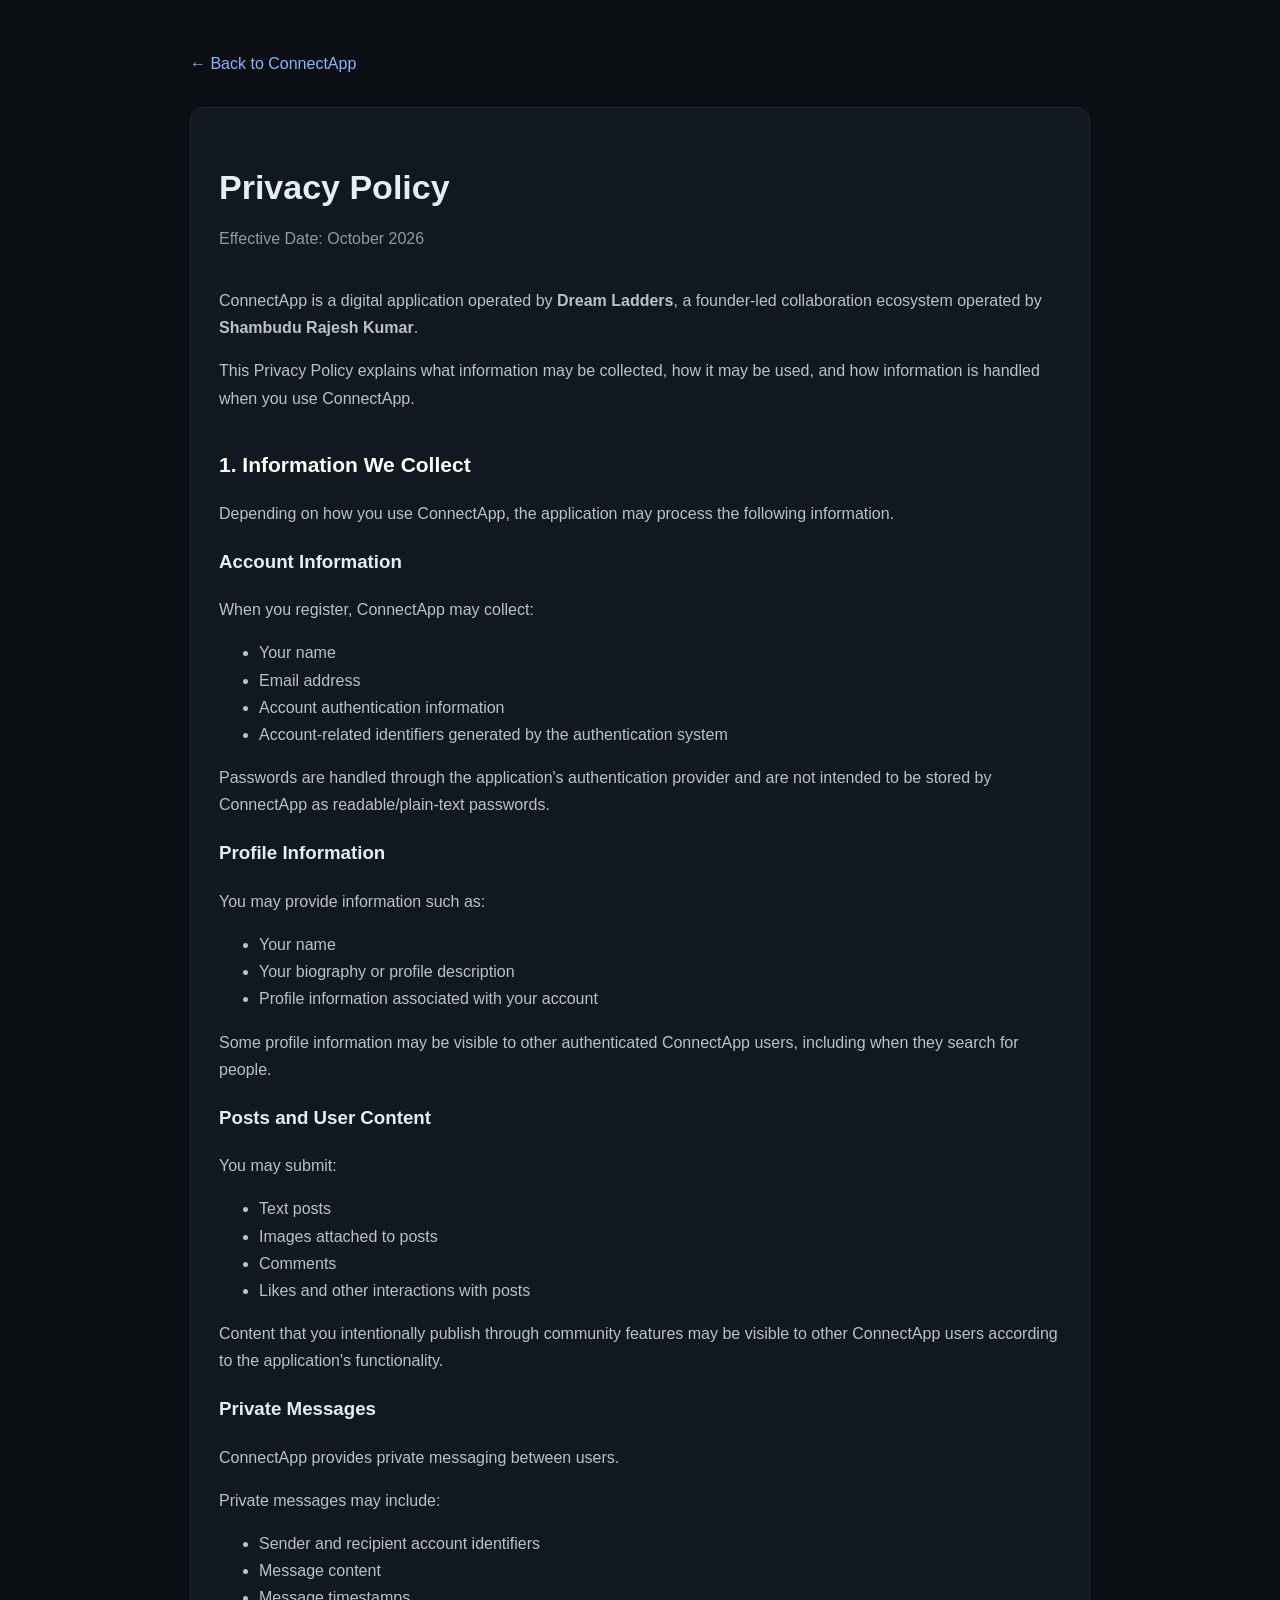
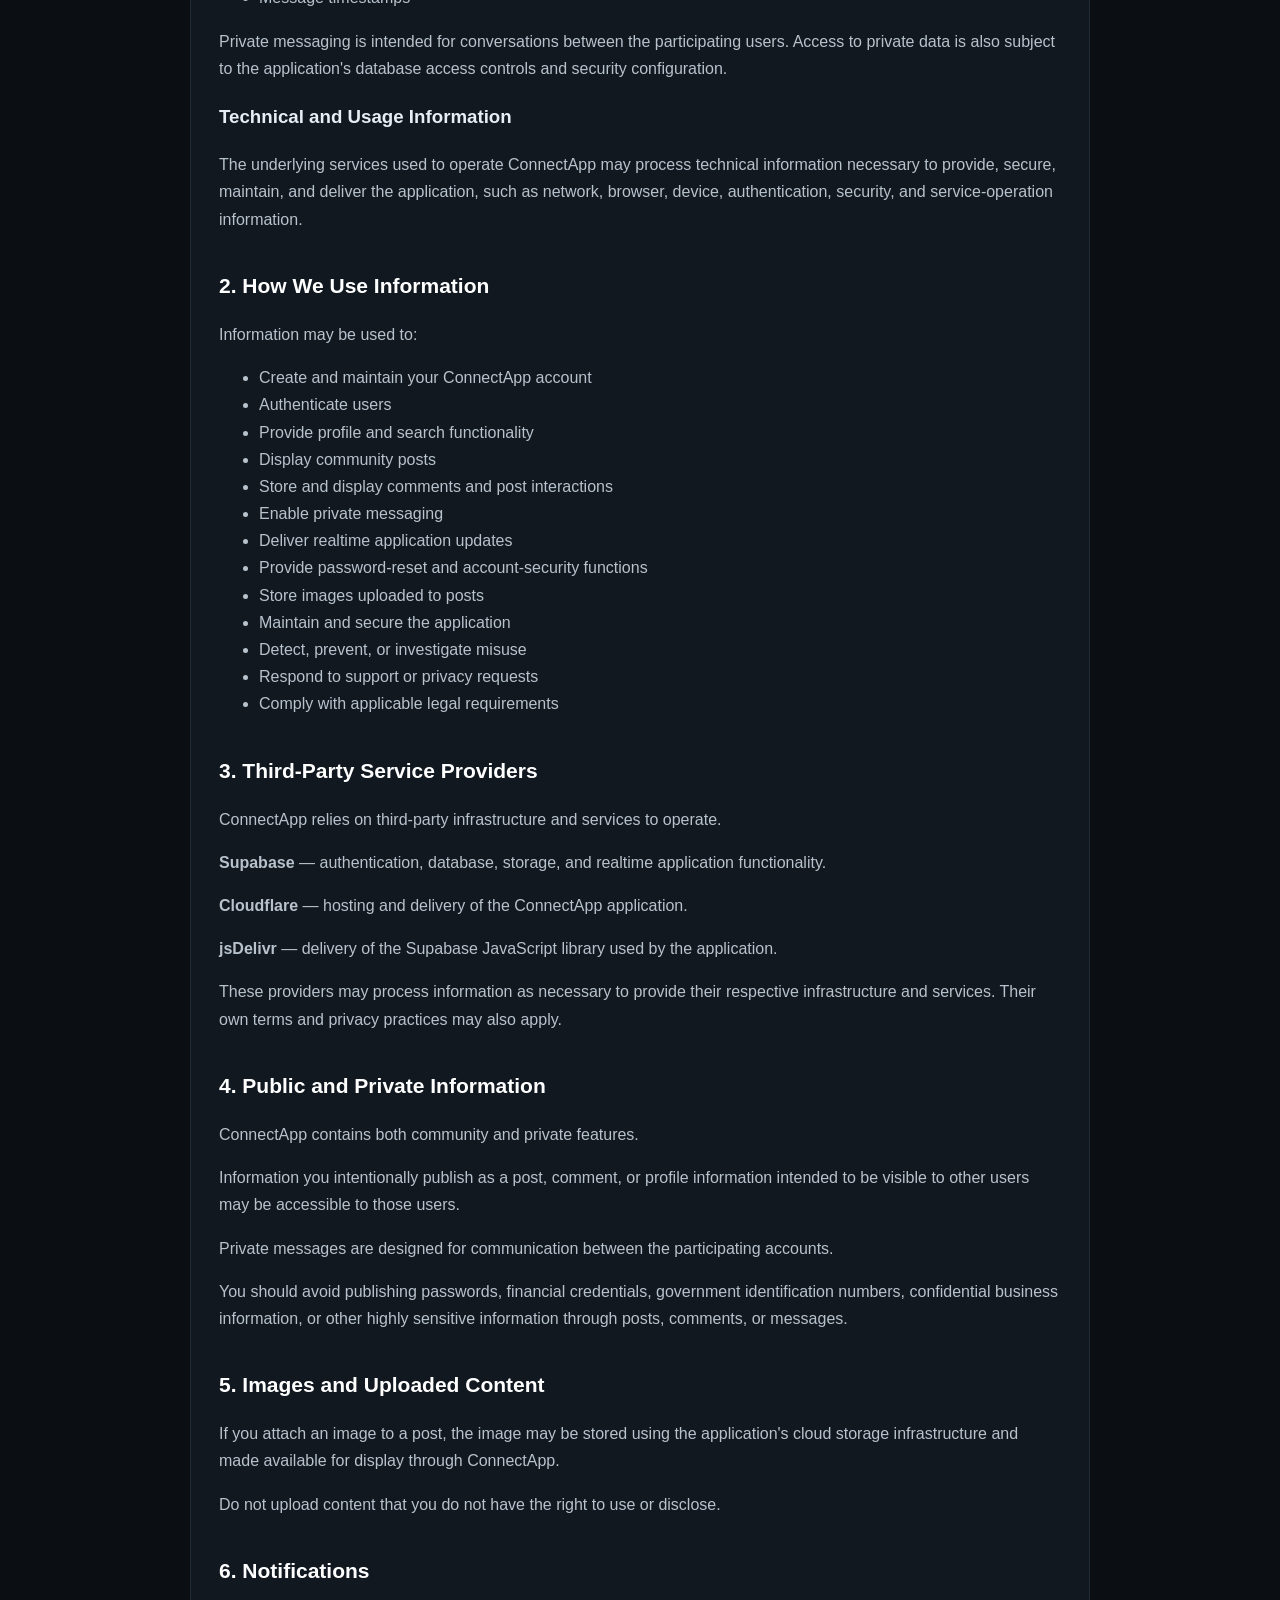
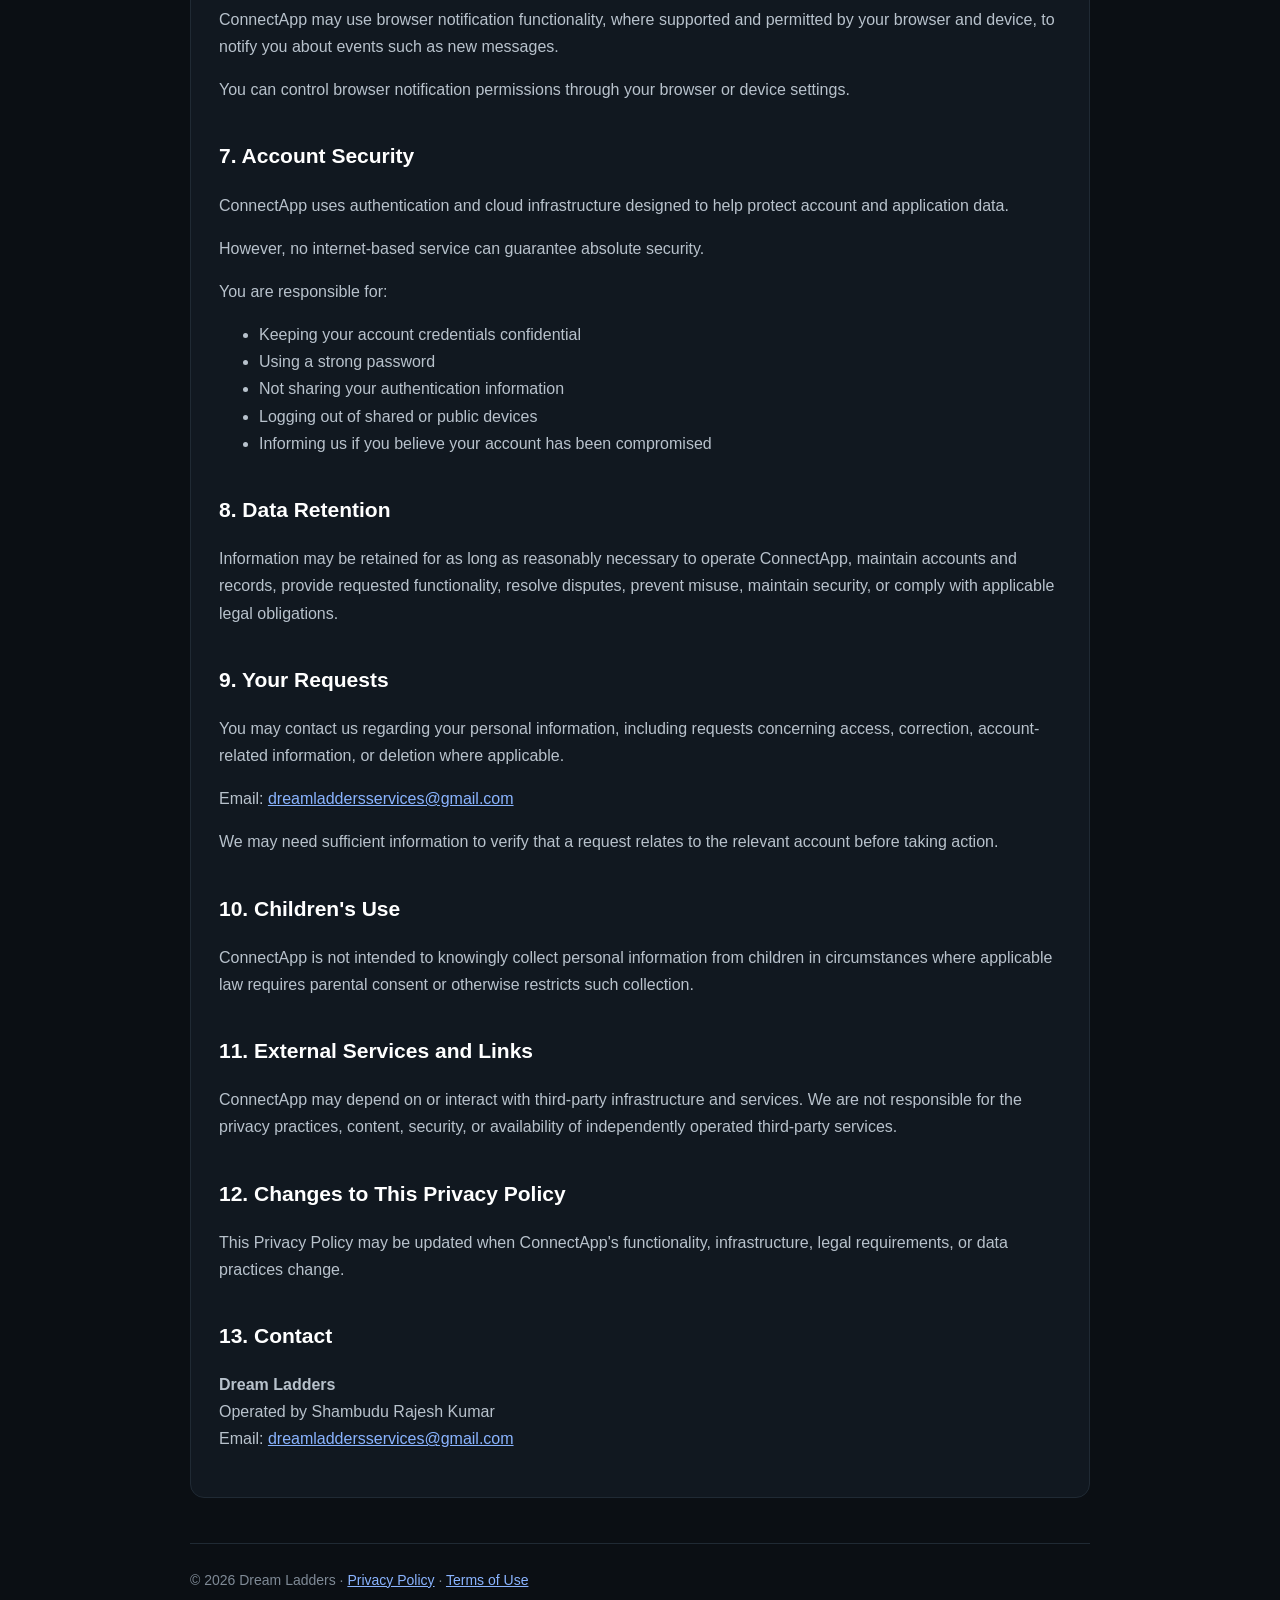
<file: privacy.html>
<!DOCTYPE html><html lang="en">
<head>
  <meta charset="UTF-8">
  <meta name="viewport" content="width=device-width, initial-scale=1.0">  <title>Privacy Policy | ConnectApp</title>
  <meta name="description" content="ConnectApp Privacy Policy">  <style>
    * {
      box-sizing: border-box;
    }

    body {
      margin: 0;
      font-family: Arial, sans-serif;
      background: #0b0f14;
      color: #e6edf3;
      line-height: 1.7;
    }

    .container {
      width: min(900px, calc(100% - 32px));
      margin: 0 auto;
      padding: 50px 0 70px;
    }

    .back {
      display: inline-block;
      margin-bottom: 30px;
      color: #8ab4ff;
      text-decoration: none;
    }

    .back:hover {
      text-decoration: underline;
    }

    h1 {
      margin-bottom: 8px;
      font-size: 34px;
    }

    h2 {
      margin-top: 35px;
      font-size: 21px;
      color: #ffffff;
    }

    p, li {
      color: #b8c2cc;
    }

    .effective {
      color: #8f9aa6;
      margin-bottom: 35px;
    }

    .card {
      background: #111820;
      border: 1px solid #202a34;
      border-radius: 14px;
      padding: 28px;
    }

    a {
      color: #8ab4ff;
    }

    footer {
      margin-top: 45px;
      padding-top: 25px;
      border-top: 1px solid #202a34;
      color: #7f8a96;
      font-size: 14px;
    }
  </style></head><body><div class="container"><a class="back" href="index.html">← Back to ConnectApp</a>

  <div class="card"><h1>Privacy Policy</h1>
<div class="effective">Effective Date: October 2026</div>

<p>
  ConnectApp is a digital application operated by
  <strong>Dream Ladders</strong>, a founder-led collaboration ecosystem
  operated by <strong>Shambudu Rajesh Kumar</strong>.
</p>

<p>
  This Privacy Policy explains what information may be collected,
  how it may be used, and how information is handled when you use
  ConnectApp.
</p>

<h2>1. Information We Collect</h2>

<p>Depending on how you use ConnectApp, the application may process the following information.</p>

<h3>Account Information</h3>

<p>When you register, ConnectApp may collect:</p>

<ul>
  <li>Your name</li>
  <li>Email address</li>
  <li>Account authentication information</li>
  <li>Account-related identifiers generated by the authentication system</li>
</ul>

<p>
  Passwords are handled through the application's authentication provider
  and are not intended to be stored by ConnectApp as readable/plain-text
  passwords.
</p>

<h3>Profile Information</h3>

<p>You may provide information such as:</p>

<ul>
  <li>Your name</li>
  <li>Your biography or profile description</li>
  <li>Profile information associated with your account</li>
</ul>

<p>
  Some profile information may be visible to other authenticated
  ConnectApp users, including when they search for people.
</p>

<h3>Posts and User Content</h3>

<p>You may submit:</p>

<ul>
  <li>Text posts</li>
  <li>Images attached to posts</li>
  <li>Comments</li>
  <li>Likes and other interactions with posts</li>
</ul>

<p>
  Content that you intentionally publish through community features
  may be visible to other ConnectApp users according to the application's
  functionality.
</p>

<h3>Private Messages</h3>

<p>
  ConnectApp provides private messaging between users.
</p>

<p>Private messages may include:</p>

<ul>
  <li>Sender and recipient account identifiers</li>
  <li>Message content</li>
  <li>Message timestamps</li>
</ul>

<p>
  Private messaging is intended for conversations between the participating
  users. Access to private data is also subject to the application's
  database access controls and security configuration.
</p>

<h3>Technical and Usage Information</h3>

<p>
  The underlying services used to operate ConnectApp may process technical
  information necessary to provide, secure, maintain, and deliver the
  application, such as network, browser, device, authentication, security,
  and service-operation information.
</p>

<h2>2. How We Use Information</h2>

<p>Information may be used to:</p>

<ul>
  <li>Create and maintain your ConnectApp account</li>
  <li>Authenticate users</li>
  <li>Provide profile and search functionality</li>
  <li>Display community posts</li>
  <li>Store and display comments and post interactions</li>
  <li>Enable private messaging</li>
  <li>Deliver realtime application updates</li>
  <li>Provide password-reset and account-security functions</li>
  <li>Store images uploaded to posts</li>
  <li>Maintain and secure the application</li>
  <li>Detect, prevent, or investigate misuse</li>
  <li>Respond to support or privacy requests</li>
  <li>Comply with applicable legal requirements</li>
</ul>

<h2>3. Third-Party Service Providers</h2>

<p>
  ConnectApp relies on third-party infrastructure and services to operate.
</p>

<p><strong>Supabase</strong> — authentication, database, storage,
  and realtime application functionality.</p>

<p><strong>Cloudflare</strong> — hosting and delivery of the
  ConnectApp application.</p>

<p><strong>jsDelivr</strong> — delivery of the Supabase JavaScript
  library used by the application.</p>

<p>
  These providers may process information as necessary to provide their
  respective infrastructure and services. Their own terms and privacy
  practices may also apply.
</p>

<h2>4. Public and Private Information</h2>

<p>
  ConnectApp contains both community and private features.
</p>

<p>
  Information you intentionally publish as a post, comment, or profile
  information intended to be visible to other users may be accessible
  to those users.
</p>

<p>
  Private messages are designed for communication between the participating
  accounts.
</p>

<p>
  You should avoid publishing passwords, financial credentials, government
  identification numbers, confidential business information, or other
  highly sensitive information through posts, comments, or messages.
</p>

<h2>5. Images and Uploaded Content</h2>

<p>
  If you attach an image to a post, the image may be stored using the
  application's cloud storage infrastructure and made available for
  display through ConnectApp.
</p>

<p>
  Do not upload content that you do not have the right to use or disclose.
</p>

<h2>6. Notifications</h2>

<p>
  ConnectApp may use browser notification functionality, where supported
  and permitted by your browser and device, to notify you about events
  such as new messages.
</p>

<p>
  You can control browser notification permissions through your browser
  or device settings.
</p>

<h2>7. Account Security</h2>

<p>
  ConnectApp uses authentication and cloud infrastructure designed to help
  protect account and application data.
</p>

<p>
  However, no internet-based service can guarantee absolute security.
</p>

<p>You are responsible for:</p>

<ul>
  <li>Keeping your account credentials confidential</li>
  <li>Using a strong password</li>
  <li>Not sharing your authentication information</li>
  <li>Logging out of shared or public devices</li>
  <li>Informing us if you believe your account has been compromised</li>
</ul>

<h2>8. Data Retention</h2>

<p>
  Information may be retained for as long as reasonably necessary to
  operate ConnectApp, maintain accounts and records, provide requested
  functionality, resolve disputes, prevent misuse, maintain security,
  or comply with applicable legal obligations.
</p>

<h2>9. Your Requests</h2>

<p>
  You may contact us regarding your personal information, including
  requests concerning access, correction, account-related information,
  or deletion where applicable.
</p>

<p>
  Email:
  <a href="mailto:dreamladdersservices@gmail.com">
    dreamladdersservices@gmail.com
  </a>
</p>

<p>
  We may need sufficient information to verify that a request relates
  to the relevant account before taking action.
</p>

<h2>10. Children's Use</h2>

<p>
  ConnectApp is not intended to knowingly collect personal information
  from children in circumstances where applicable law requires parental
  consent or otherwise restricts such collection.
</p>

<h2>11. External Services and Links</h2>

<p>
  ConnectApp may depend on or interact with third-party infrastructure
  and services. We are not responsible for the privacy practices,
  content, security, or availability of independently operated
  third-party services.
</p>

<h2>12. Changes to This Privacy Policy</h2>

<p>
  This Privacy Policy may be updated when ConnectApp's functionality,
  infrastructure, legal requirements, or data practices change.
</p>

<h2>13. Contact</h2>

<p>
  <strong>Dream Ladders</strong><br>
  Operated by Shambudu Rajesh Kumar<br>
  Email:
  <a href="mailto:dreamladdersservices@gmail.com">
    dreamladdersservices@gmail.com
  </a>
</p>

  </div>  <footer>
    © 2026 Dream Ladders ·
    <a href="privacy.html">Privacy Policy</a> ·
    <a href="terms.html">Terms of Use</a>
  </footer></div></body>
</html>
</file>
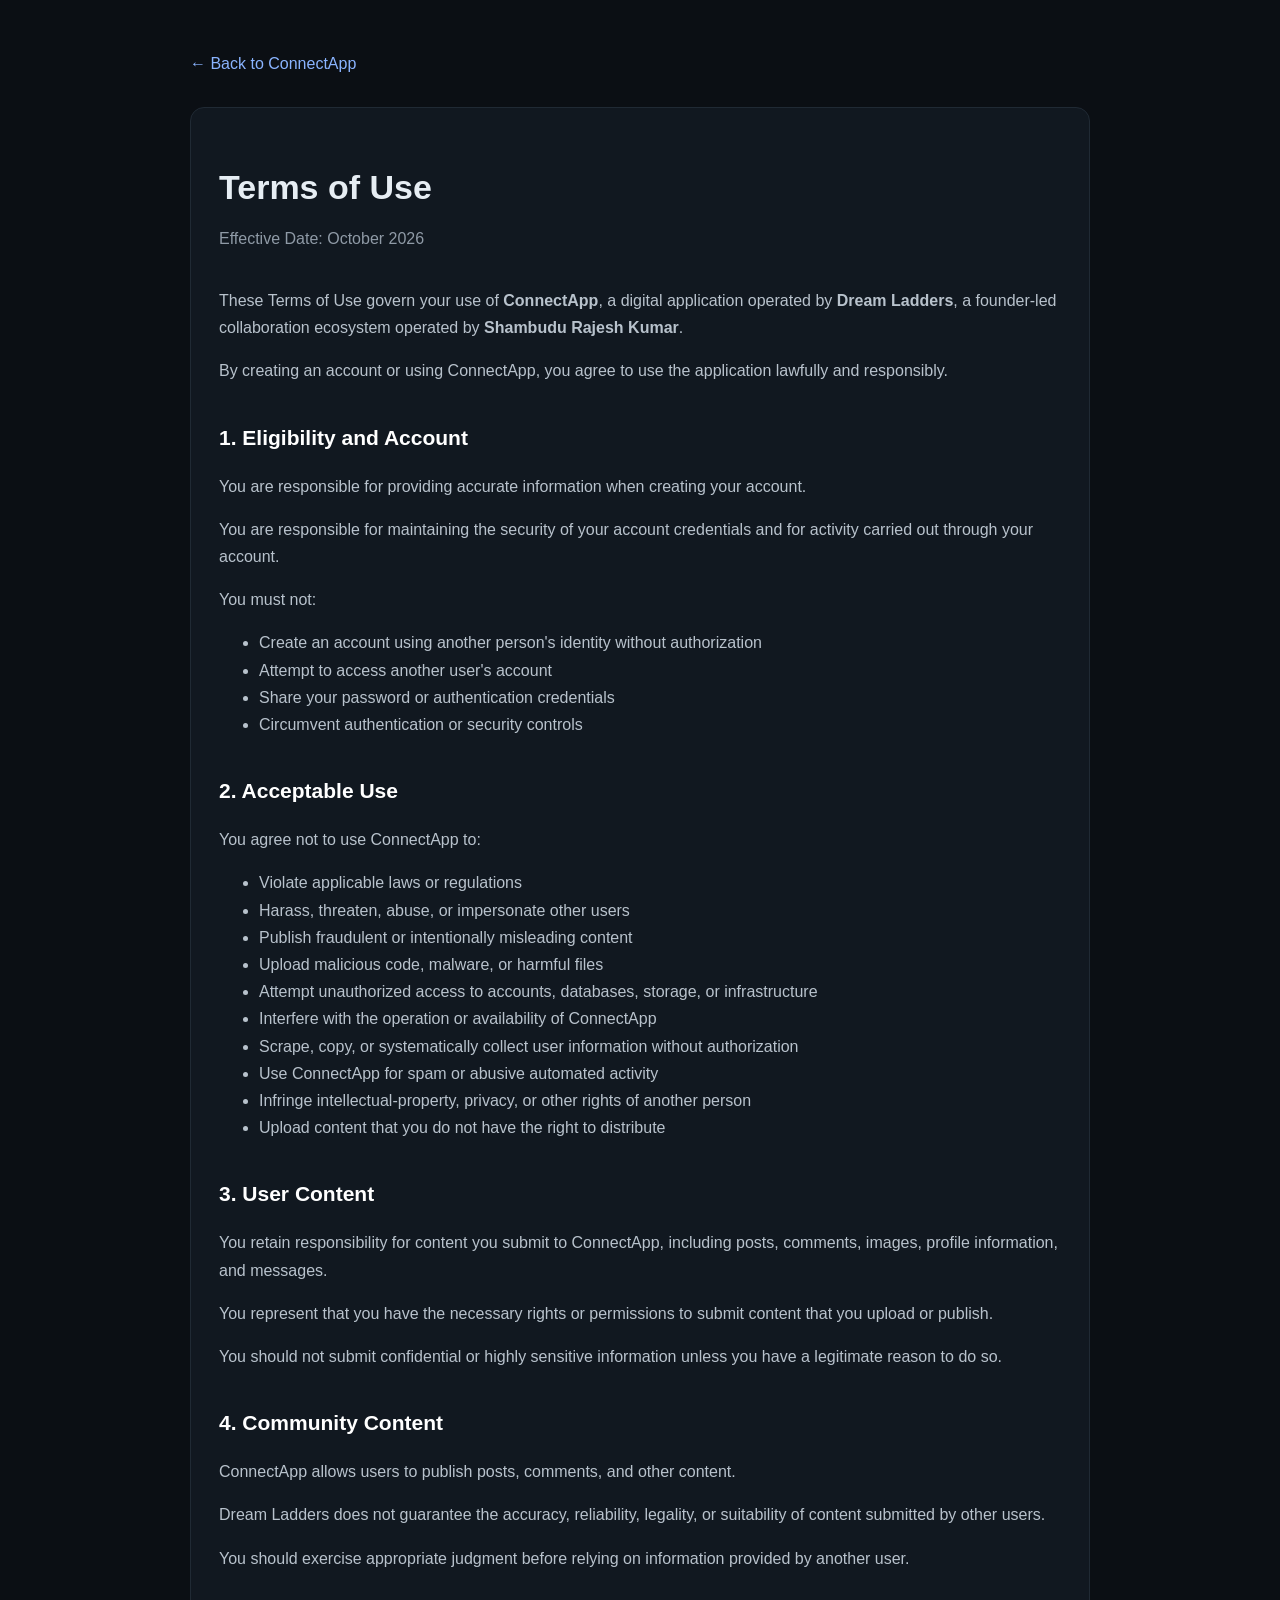
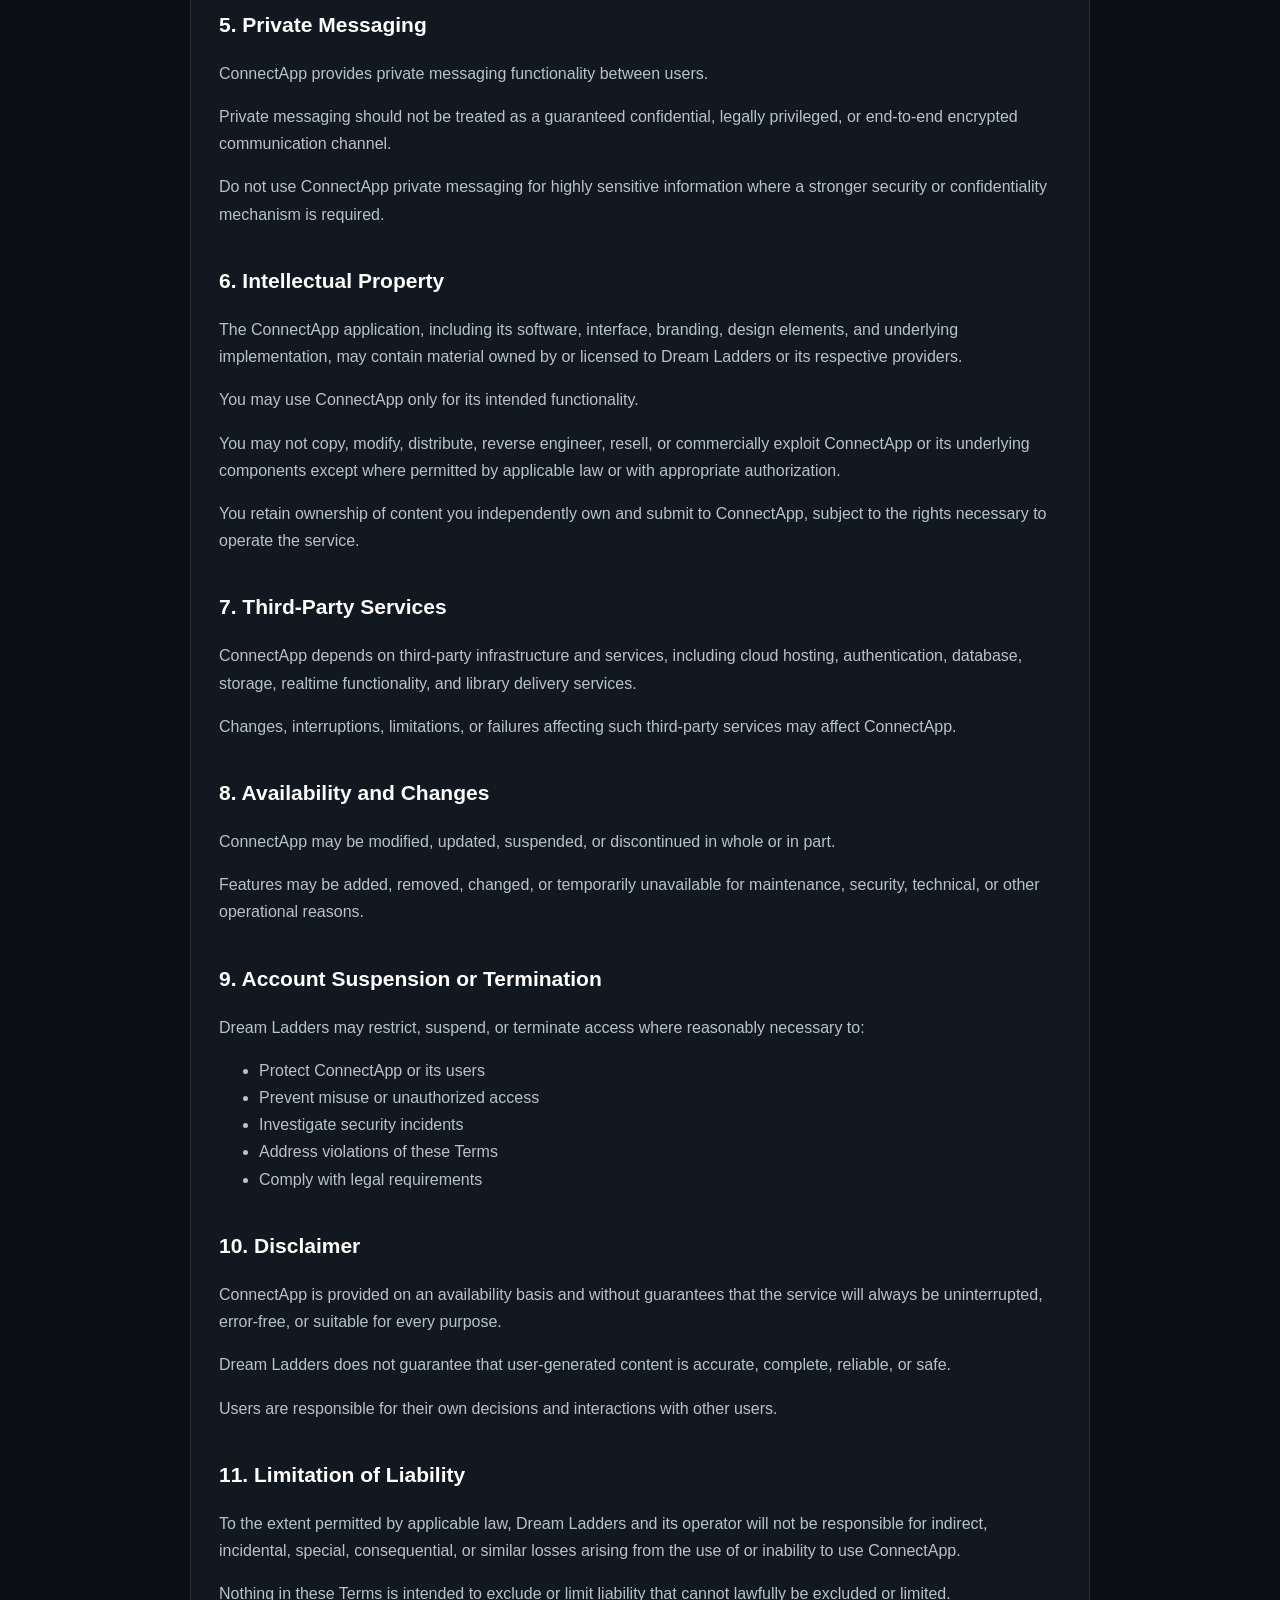
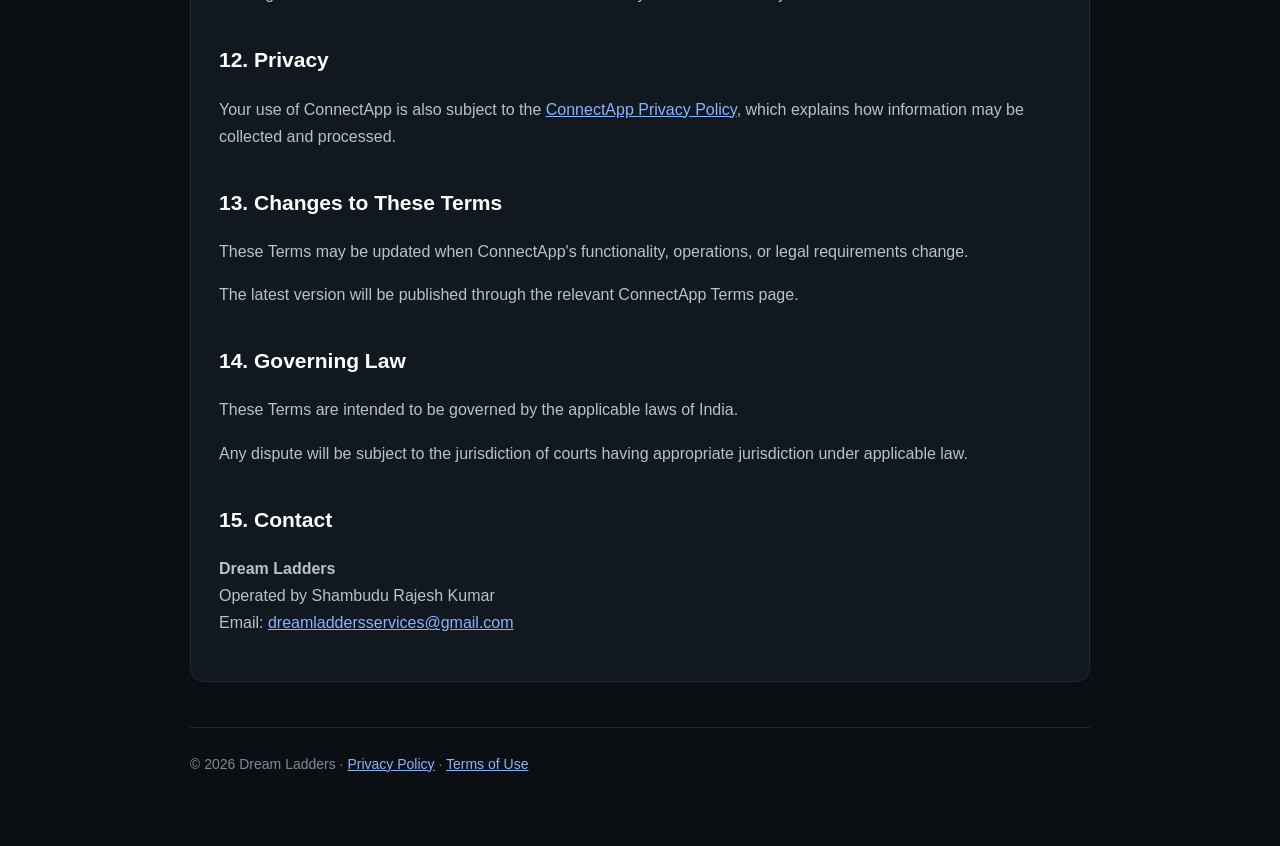
<file: terms.html>
<!DOCTYPE html><html lang="en">
<head>
  <meta charset="UTF-8">
  <meta name="viewport" content="width=device-width, initial-scale=1.0">  <title>Terms of Use | ConnectApp</title>
  <meta name="description" content="ConnectApp Terms of Use">  <style>
    * {
      box-sizing: border-box;
    }

    body {
      margin: 0;
      font-family: Arial, sans-serif;
      background: #0b0f14;
      color: #e6edf3;
      line-height: 1.7;
    }

    .container {
      width: min(900px, calc(100% - 32px));
      margin: 0 auto;
      padding: 50px 0 70px;
    }

    .back {
      display: inline-block;
      margin-bottom: 30px;
      color: #8ab4ff;
      text-decoration: none;
    }

    .back:hover {
      text-decoration: underline;
    }

    h1 {
      margin-bottom: 8px;
      font-size: 34px;
    }

    h2 {
      margin-top: 35px;
      font-size: 21px;
      color: #ffffff;
    }

    p, li {
      color: #b8c2cc;
    }

    .effective {
      color: #8f9aa6;
      margin-bottom: 35px;
    }

    .card {
      background: #111820;
      border: 1px solid #202a34;
      border-radius: 14px;
      padding: 28px;
    }

    a {
      color: #8ab4ff;
    }

    footer {
      margin-top: 45px;
      padding-top: 25px;
      border-top: 1px solid #202a34;
      color: #7f8a96;
      font-size: 14px;
    }
  </style></head><body><div class="container"><a class="back" href="index.html">← Back to ConnectApp</a>

  <div class="card"><h1>Terms of Use</h1>
<div class="effective">Effective Date: October 2026</div>

<p>
  These Terms of Use govern your use of <strong>ConnectApp</strong>,
  a digital application operated by <strong>Dream Ladders</strong>,
  a founder-led collaboration ecosystem operated by
  <strong>Shambudu Rajesh Kumar</strong>.
</p>

<p>
  By creating an account or using ConnectApp, you agree to use the
  application lawfully and responsibly.
</p>

<h2>1. Eligibility and Account</h2>

<p>
  You are responsible for providing accurate information when creating
  your account.
</p>

<p>
  You are responsible for maintaining the security of your account
  credentials and for activity carried out through your account.
</p>

<p>You must not:</p>

<ul>
  <li>Create an account using another person's identity without authorization</li>
  <li>Attempt to access another user's account</li>
  <li>Share your password or authentication credentials</li>
  <li>Circumvent authentication or security controls</li>
</ul>

<h2>2. Acceptable Use</h2>

<p>You agree not to use ConnectApp to:</p>

<ul>
  <li>Violate applicable laws or regulations</li>
  <li>Harass, threaten, abuse, or impersonate other users</li>
  <li>Publish fraudulent or intentionally misleading content</li>
  <li>Upload malicious code, malware, or harmful files</li>
  <li>Attempt unauthorized access to accounts, databases, storage, or infrastructure</li>
  <li>Interfere with the operation or availability of ConnectApp</li>
  <li>Scrape, copy, or systematically collect user information without authorization</li>
  <li>Use ConnectApp for spam or abusive automated activity</li>
  <li>Infringe intellectual-property, privacy, or other rights of another person</li>
  <li>Upload content that you do not have the right to distribute</li>
</ul>

<h2>3. User Content</h2>

<p>
  You retain responsibility for content you submit to ConnectApp,
  including posts, comments, images, profile information, and messages.
</p>

<p>
  You represent that you have the necessary rights or permissions to
  submit content that you upload or publish.
</p>

<p>
  You should not submit confidential or highly sensitive information
  unless you have a legitimate reason to do so.
</p>

<h2>4. Community Content</h2>

<p>
  ConnectApp allows users to publish posts, comments, and other content.
</p>

<p>
  Dream Ladders does not guarantee the accuracy, reliability, legality,
  or suitability of content submitted by other users.
</p>

<p>
  You should exercise appropriate judgment before relying on information
  provided by another user.
</p>

<h2>5. Private Messaging</h2>

<p>
  ConnectApp provides private messaging functionality between users.
</p>

<p>
  Private messaging should not be treated as a guaranteed confidential,
  legally privileged, or end-to-end encrypted communication channel.
</p>

<p>
  Do not use ConnectApp private messaging for highly sensitive information
  where a stronger security or confidentiality mechanism is required.
</p>

<h2>6. Intellectual Property</h2>

<p>
  The ConnectApp application, including its software, interface,
  branding, design elements, and underlying implementation, may contain
  material owned by or licensed to Dream Ladders or its respective
  providers.
</p>

<p>
  You may use ConnectApp only for its intended functionality.
</p>

<p>
  You may not copy, modify, distribute, reverse engineer, resell,
  or commercially exploit ConnectApp or its underlying components
  except where permitted by applicable law or with appropriate
  authorization.
</p>

<p>
  You retain ownership of content you independently own and submit
  to ConnectApp, subject to the rights necessary to operate the service.
</p>

<h2>7. Third-Party Services</h2>

<p>
  ConnectApp depends on third-party infrastructure and services,
  including cloud hosting, authentication, database, storage,
  realtime functionality, and library delivery services.
</p>

<p>
  Changes, interruptions, limitations, or failures affecting such
  third-party services may affect ConnectApp.
</p>

<h2>8. Availability and Changes</h2>

<p>
  ConnectApp may be modified, updated, suspended, or discontinued
  in whole or in part.
</p>

<p>
  Features may be added, removed, changed, or temporarily unavailable
  for maintenance, security, technical, or other operational reasons.
</p>

<h2>9. Account Suspension or Termination</h2>

<p>
  Dream Ladders may restrict, suspend, or terminate access where
  reasonably necessary to:
</p>

<ul>
  <li>Protect ConnectApp or its users</li>
  <li>Prevent misuse or unauthorized access</li>
  <li>Investigate security incidents</li>
  <li>Address violations of these Terms</li>
  <li>Comply with legal requirements</li>
</ul>

<h2>10. Disclaimer</h2>

<p>
  ConnectApp is provided on an availability basis and without guarantees
  that the service will always be uninterrupted, error-free, or suitable
  for every purpose.
</p>

<p>
  Dream Ladders does not guarantee that user-generated content is
  accurate, complete, reliable, or safe.
</p>

<p>
  Users are responsible for their own decisions and interactions
  with other users.
</p>

<h2>11. Limitation of Liability</h2>

<p>
  To the extent permitted by applicable law, Dream Ladders and its
  operator will not be responsible for indirect, incidental, special,
  consequential, or similar losses arising from the use of or inability
  to use ConnectApp.
</p>

<p>
  Nothing in these Terms is intended to exclude or limit liability
  that cannot lawfully be excluded or limited.
</p>

<h2>12. Privacy</h2>

<p>
  Your use of ConnectApp is also subject to the
  <a href="privacy.html">ConnectApp Privacy Policy</a>,
  which explains how information may be collected and processed.
</p>

<h2>13. Changes to These Terms</h2>

<p>
  These Terms may be updated when ConnectApp's functionality,
  operations, or legal requirements change.
</p>

<p>
  The latest version will be published through the relevant
  ConnectApp Terms page.
</p>

<h2>14. Governing Law</h2>

<p>
  These Terms are intended to be governed by the applicable laws of India.
</p>

<p>
  Any dispute will be subject to the jurisdiction of courts having
  appropriate jurisdiction under applicable law.
</p>

<h2>15. Contact</h2>

<p>
  <strong>Dream Ladders</strong><br>
  Operated by Shambudu Rajesh Kumar<br>
  Email:
  <a href="mailto:dreamladdersservices@gmail.com">
    dreamladdersservices@gmail.com
  </a>
</p>

  </div>  <footer>
    © 2026 Dream Ladders ·
    <a href="privacy.html">Privacy Policy</a> ·
    <a href="terms.html">Terms of Use</a>
  </footer></div></body>
</html>
</file>
